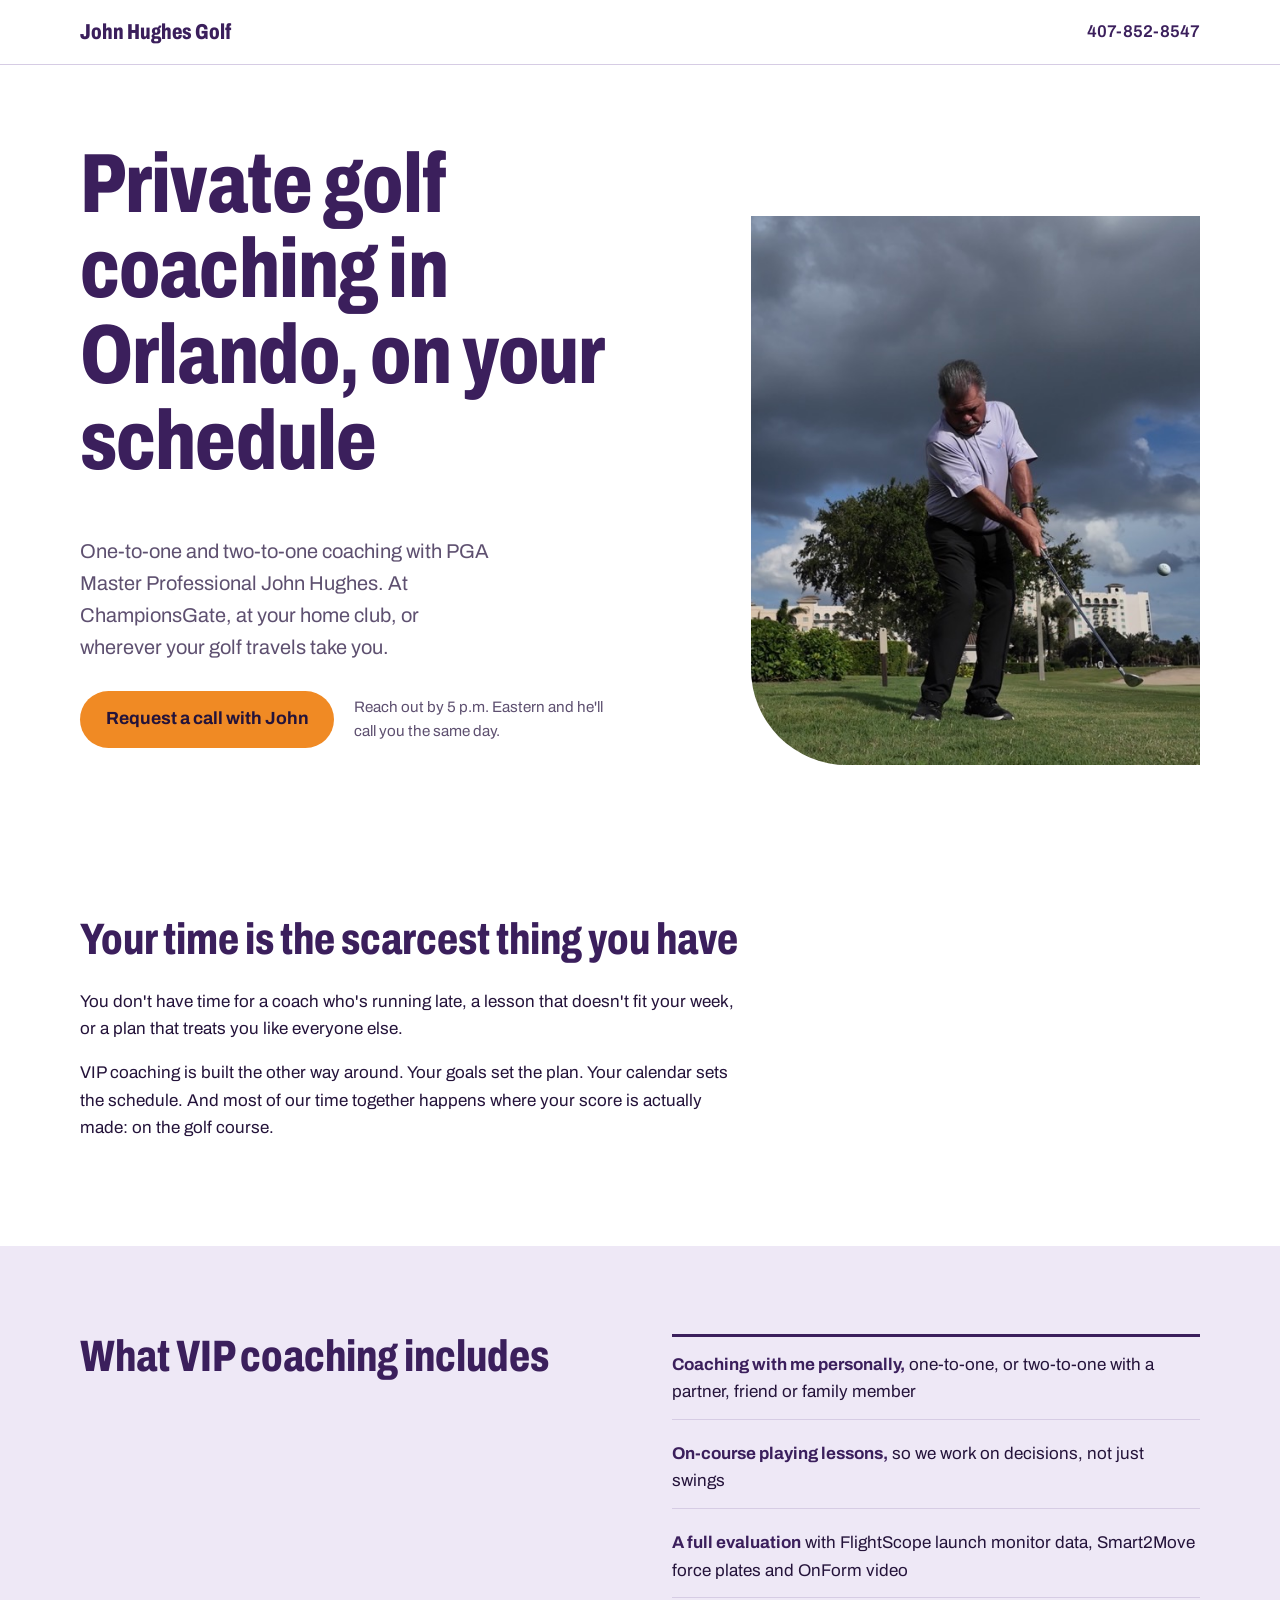
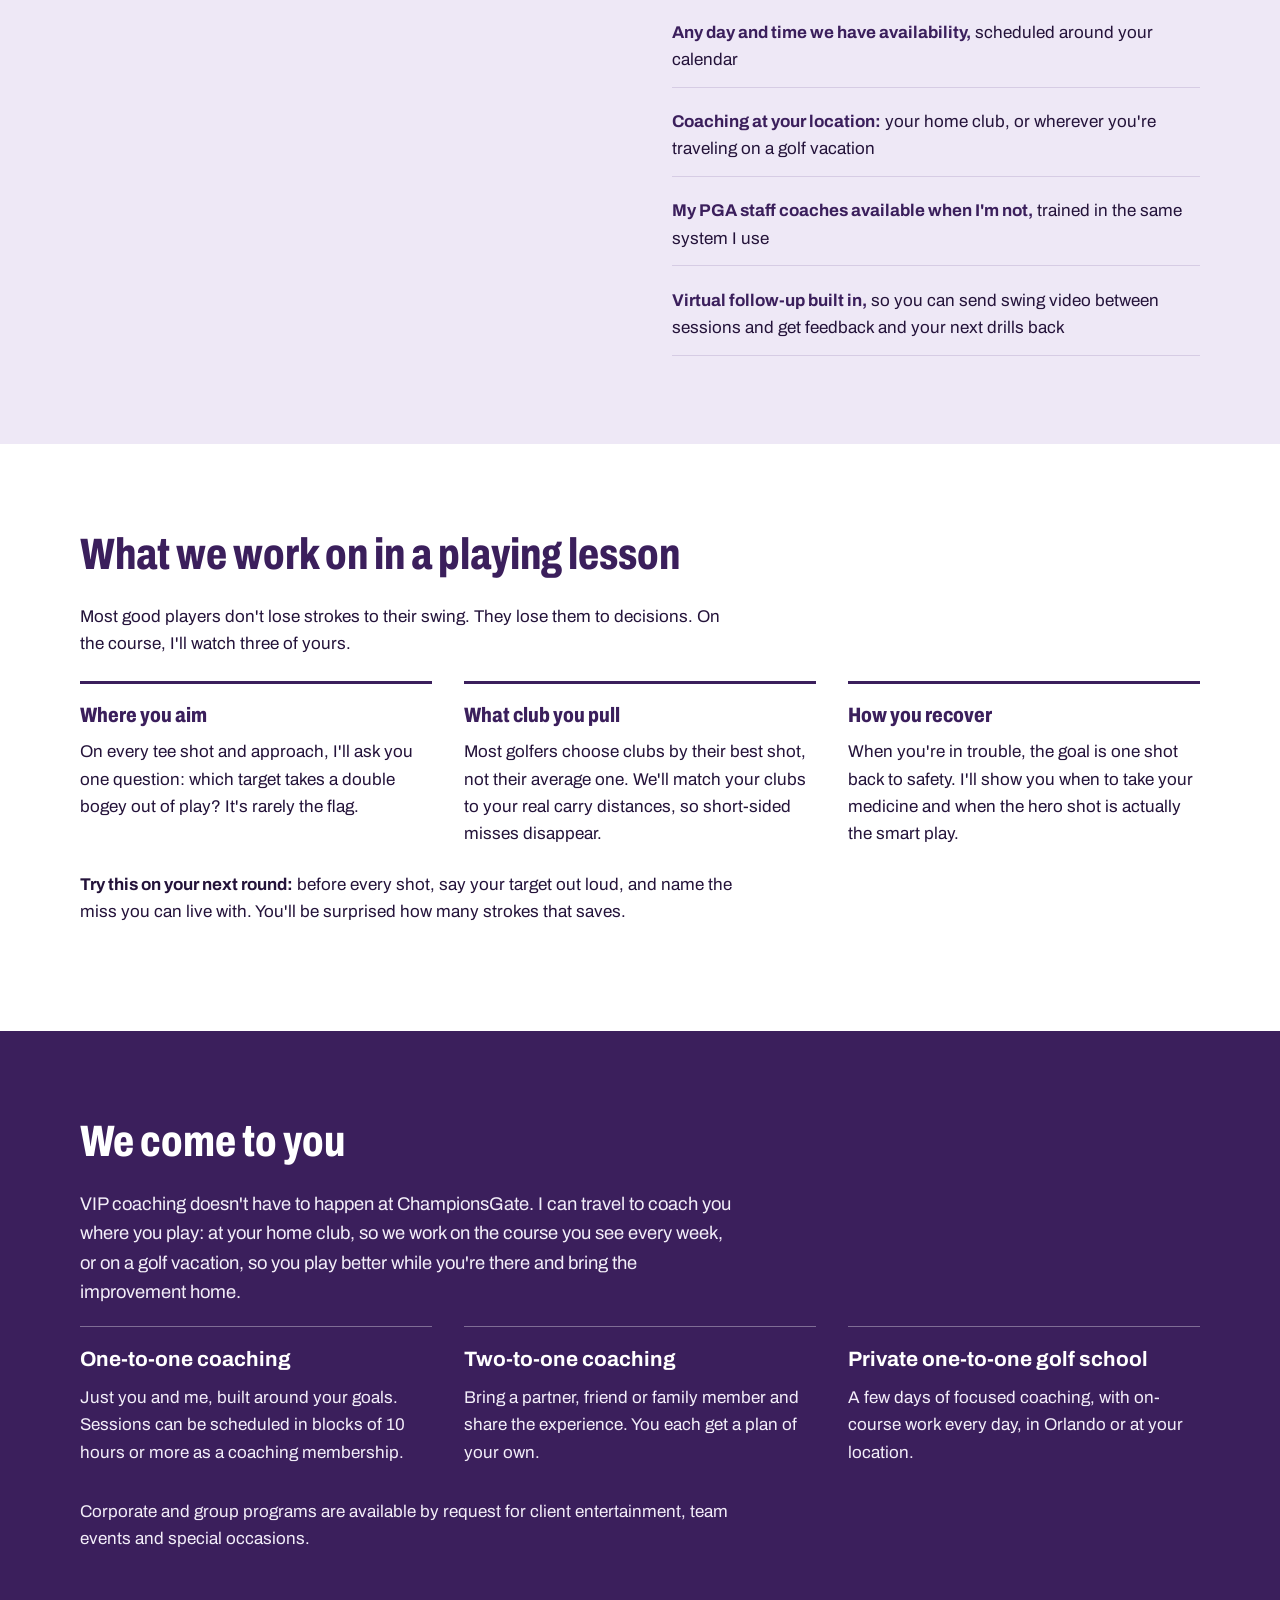
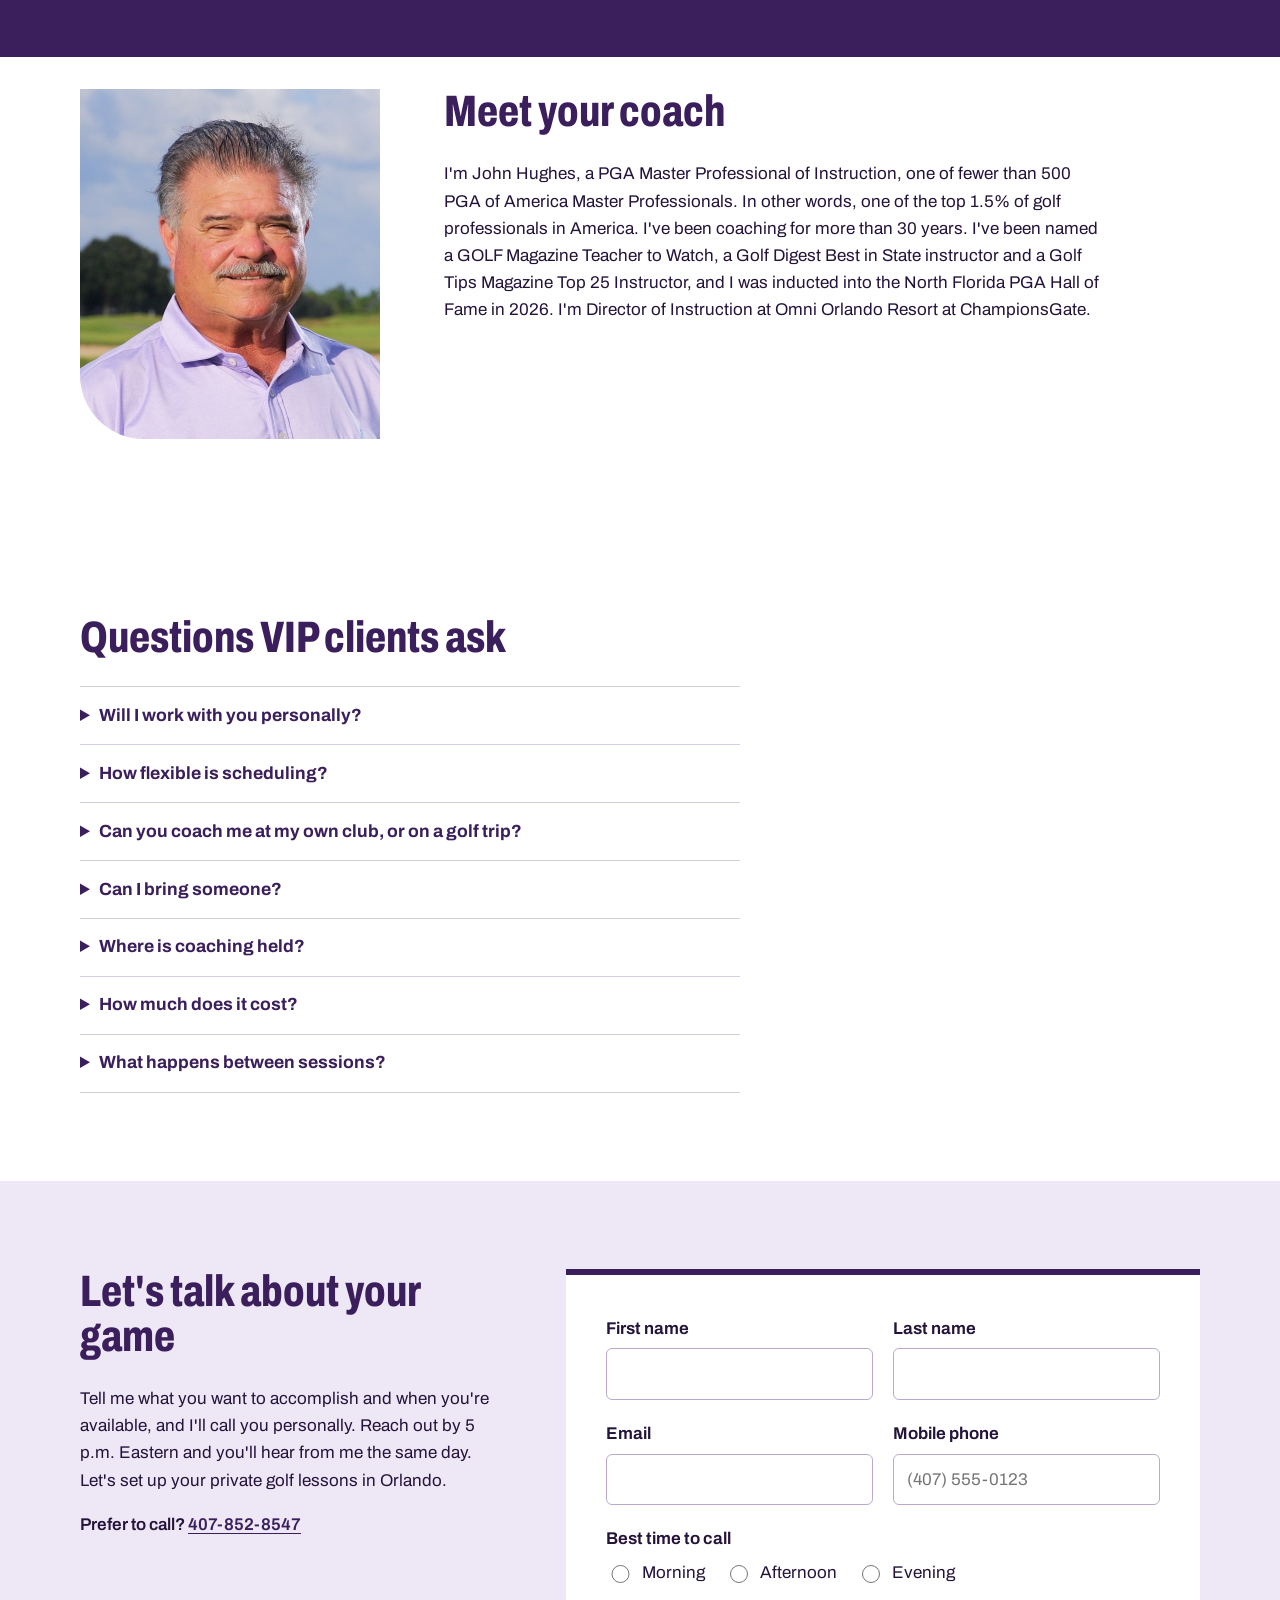
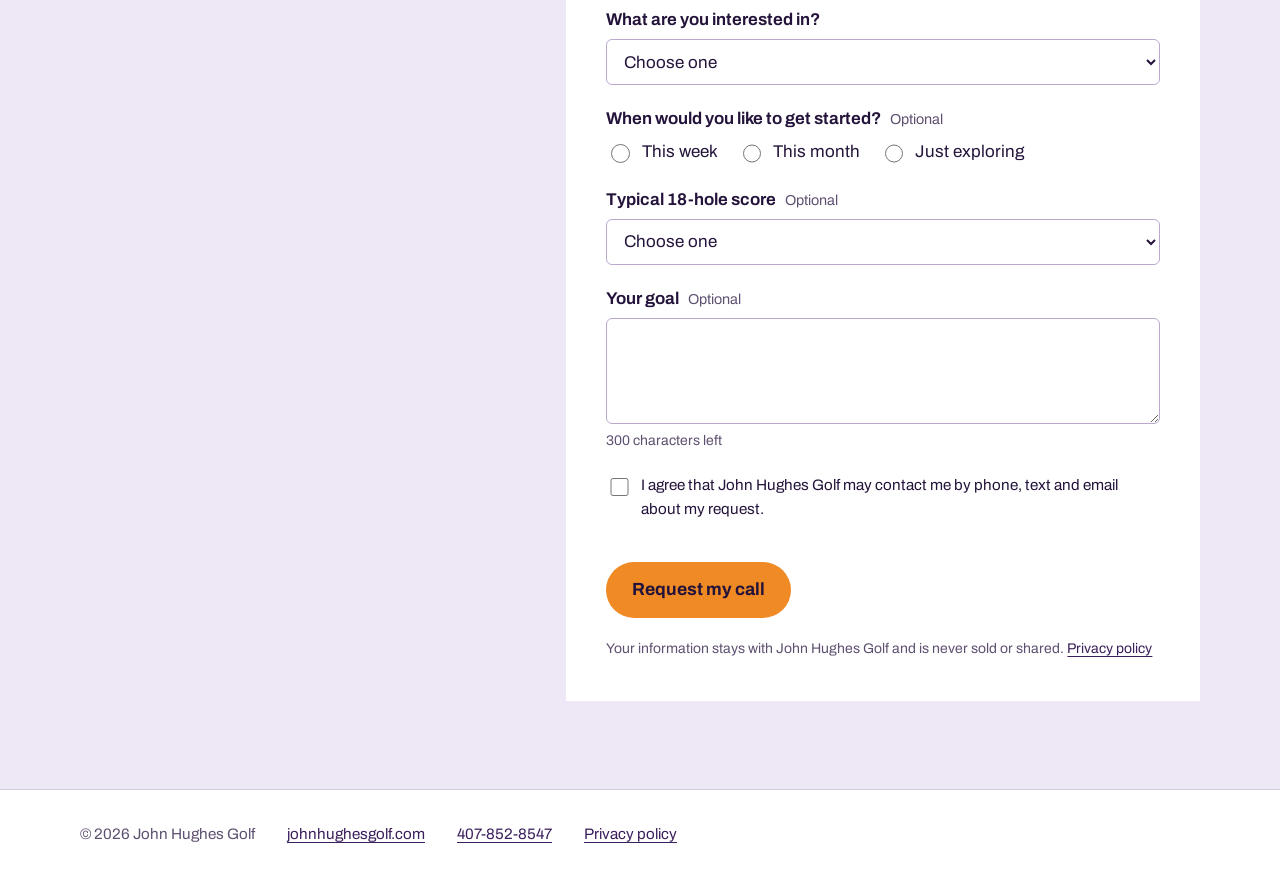
<file: index.html>
<!doctype html>
<html lang="en">
<head>
<!-- Google tag (gtag.js) -->
<script async src="https://www.googletagmanager.com/gtag/js?id=G-31YXYFKYG2"></script>
<script src="/analytics.js"></script>
<meta charset="utf-8">
<meta name="viewport" content="width=device-width, initial-scale=1, viewport-fit=cover">
<title>Private VIP Golf Coaching in Orlando with John Hughes</title>
<meta name="description" content="One-to-one golf coaching with PGA Master Professional John Hughes, built around your schedule and played on the course. In Orlando, at your home club or on your golf vacation.">
<link rel="canonical" href="https://orlandovipgolf.com/">
<meta property="og:type" content="website">
<meta property="og:url" content="https://orlandovipgolf.com/">
<meta property="og:title" content="Private VIP Golf Coaching with John Hughes">
<meta property="og:description" content="One-to-one and two-to-one coaching with PGA Master Professional John Hughes, at ChampionsGate or wherever you play. Request a call.">
<meta property="og:image" content="https://orlandovipgolf.com/images/hero.jpg">
<meta name="theme-color" content="#3B1F5C">
<link rel="icon" href="/favicon.svg" type="image/svg+xml">
<link rel="preconnect" href="https://fonts.googleapis.com">
<link rel="preconnect" href="https://fonts.gstatic.com" crossorigin>
<link rel="stylesheet" href="https://fonts.googleapis.com/css2?family=Archivo:wdth,wght@62..125,400..800&display=swap">
<link rel="stylesheet" href="/styles.css">
<script src="https://challenges.cloudflare.com/turnstile/v0/api.js" async defer></script>
<script src="/app.js" defer></script>
<script type="application/ld+json">
{
  "@context": "https://schema.org",
  "@graph": [
    {
      "@type": "LocalBusiness",
      "@id": "https://orlandovipgolf.com/#business",
      "name": "John Hughes Golf",
      "url": "https://orlandovipgolf.com/",
      "telephone": "+1-407-852-8547",
      "email": "john@johnhughesgolf.com",
      "image": "https://orlandovipgolf.com/images/hero.jpg",
      "address": { "@type": "PostalAddress", "streetAddress": "8575 White Shark Blvd.", "addressLocality": "ChampionsGate", "addressRegion": "FL", "postalCode": "33896", "addressCountry": "US" },
      "areaServed": { "@type": "City", "name": "Orlando" },
      "sameAs": ["https://www.johnhughesgolf.com/"],
      "founder": { "@type": "Person", "name": "John Hughes", "jobTitle": "PGA Master Professional of Instruction" }
    },
    {
      "@type": "FAQPage",
      "mainEntity": [
        { "@type": "Question", "name": "Will I work with John Hughes personally?", "acceptedAnswer": { "@type": "Answer", "text": "Yes. Every VIP program is with John. When he isn't available, his PGA staff coaches, trained in the same system, keep your progress moving." } },
        { "@type": "Question", "name": "Can you coach me at my own club or on a golf trip?", "acceptedAnswer": { "@type": "Answer", "text": "Yes. With VIP programs, John can travel to your home club or join you on a golf vacation." } },
        { "@type": "Question", "name": "How flexible is scheduling?", "acceptedAnswer": { "@type": "Answer", "text": "You can schedule your VIP program on any day and at any time there is availability." } }
      ]
    }
  ]
}
</script>
</head>
<body>
<a class="skip" href="#main">Skip to content</a>

<header class="masthead">
  <div class="wrap masthead-inner">
    <a class="brand" href="/">John Hughes Golf</a>
    <a class="masthead-phone" href="tel:+14078528547">407-852-8547</a>
  </div>
</header>

<main id="main">

  <section class="hero">
    <div class="wrap hero-grid">
      <div class="hero-text">
        <h1>Private golf coaching in Orlando, on your schedule</h1>
        <p class="lede">One-to-one and two-to-one coaching with PGA Master Professional John Hughes. At ChampionsGate, at your home club, or wherever your golf travels take you.</p>
        <p class="hero-actions">
          <a class="button" href="#request">Request a call with John</a>
          <span class="hero-note">Reach out by 5 p.m. Eastern and he'll call you the same day.</span>
        </p>
      </div>
      <figure class="hero-photo">
        <img src="/images/hero.jpg" alt="John Hughes hitting a chip shot on the course at ChampionsGate" width="900" height="1100" fetchpriority="high">
      </figure>
    </div>
  </section>

  <section class="band">
    <div class="wrap prose">
      <h2>Your time is the scarcest thing you have</h2>
      <p>You don't have time for a coach who's running late, a lesson that doesn't fit your week, or a plan that treats you like everyone else.</p>
      <p>VIP coaching is built the other way around. Your goals set the plan. Your calendar sets the schedule. And most of our time together happens where your score is actually made: on the golf course.</p>
    </div>
  </section>

  <section class="band band-lavender">
    <div class="wrap two-col">
      <div class="prose">
        <h2>What VIP coaching includes</h2>
      </div>
      <ul class="included-list">
        <li><strong>Coaching with me personally,</strong> one-to-one, or two-to-one with a partner, friend or family member</li>
        <li><strong>On-course playing lessons,</strong> so we work on decisions, not just swings</li>
        <li><strong>A full evaluation</strong> with FlightScope launch monitor data, Smart2Move force plates and OnForm video</li>
        <li><strong>Any day and time we have availability,</strong> scheduled around your calendar</li>
        <li><strong>Coaching at your location:</strong> your home club, or wherever you're traveling on a golf vacation</li>
        <li><strong>My PGA staff coaches available when I'm not,</strong> trained in the same system I use</li>
        <li><strong>Virtual follow-up built in,</strong> so you can send swing video between sessions and get feedback and your next drills back</li>
      </ul>
    </div>
  </section>

  <section class="band">
    <div class="wrap">
      <div class="prose">
        <h2>What we work on in a playing lesson</h2>
        <p>Most good players don't lose strokes to their swing. They lose them to decisions. On the course, I'll watch three of yours.</p>
      </div>
      <dl class="conditions decisions">
        <div><dt>Where you aim</dt><dd>On every tee shot and approach, I'll ask you one question: which target takes a double bogey out of play? It's rarely the flag.</dd></div>
        <div><dt>What club you pull</dt><dd>Most golfers choose clubs by their best shot, not their average one. We'll match your clubs to your real carry distances, so short-sided misses disappear.</dd></div>
        <div><dt>How you recover</dt><dd>When you're in trouble, the goal is one shot back to safety. I'll show you when to take your medicine and when the hero shot is actually the smart play.</dd></div>
      </dl>
      <p class="prose tryit"><strong>Try this on your next round:</strong> before every shot, say your target out loud, and name the miss you can live with. You'll be surprised how many strokes that saves.</p>
    </div>
  </section>

  <section class="band band-dark">
    <div class="wrap">
      <div class="prose">
        <h2>We come to you</h2>
        <p class="come-to-you">VIP coaching doesn't have to happen at ChampionsGate. I can travel to coach you where you play: at your home club, so we work on the course you see every week, or on a golf vacation, so you play better while you're there and bring the improvement home.</p>
      </div>
      <dl class="tech programs">
        <div><dt>One-to-one coaching</dt><dd>Just you and me, built around your goals. Sessions can be scheduled in blocks of 10 hours or more as a coaching membership.</dd></div>
        <div><dt>Two-to-one coaching</dt><dd>Bring a partner, friend or family member and share the experience. You each get a plan of your own.</dd></div>
        <div><dt>Private one-to-one golf school</dt><dd>A few days of focused coaching, with on-course work every day, in Orlando or at your location.</dd></div>
      </dl>
      <p class="prose tech-note">Corporate and group programs are available by request for client entertainment, team events and special occasions.</p>
    </div>
  </section>

  <section class="band band-tight">
    <div class="wrap coach">
      <img class="coach-photo" src="/images/john-headshot.jpg" alt="John Hughes, PGA Master Professional of Instruction" width="480" height="560" loading="lazy">
      <div class="prose">
        <h2>Meet your coach</h2>
        <p>I'm John Hughes, a PGA Master Professional of Instruction, one of fewer than 500 PGA of America Master Professionals. In other words, one of the top 1.5% of golf professionals in America. I've been coaching for more than 30 years. I've been named a GOLF Magazine Teacher to Watch, a Golf Digest Best in State instructor and a Golf Tips Magazine Top 25 Instructor, and I was inducted into the North Florida PGA Hall of Fame in 2026. I'm Director of Instruction at Omni Orlando Resort at ChampionsGate.</p>
      </div>
    </div>
  </section>

  <section class="band">
    <div class="wrap prose">
      <h2>Questions VIP clients ask</h2>
      <div class="faq">
        <details><summary>Will I work with you personally?</summary><p>Yes. Every VIP program is with me. When I'm not available, my PGA staff coaches, trained in the same system I use, can keep your progress moving.</p></details>
        <details><summary>How flexible is scheduling?</summary><p>You can schedule your VIP program on any day and at any time we have availability.</p></details>
        <details><summary>Can you coach me at my own club, or on a golf trip?</summary><p>Yes. With VIP programs, I can travel to your home club or join you on a golf vacation.</p></details>
        <details><summary>Can I bring someone?</summary><p>Yes. Two-to-one coaching lets you share sessions with a partner, friend or family member. Corporate and group programs are available by request.</p></details>
        <details><summary>Where is coaching held?</summary><p>At Omni Orlando Resort at ChampionsGate, about 30 minutes from most Orlando-area attractions and from Orlando International Airport, or at your location.</p></details>
        <details><summary>How much does it cost?</summary><p>Every program is customized to your unique improvement needs, so pricing is built around your goals. I'll walk you through the options on our call.</p></details>
        <details><summary>What happens between sessions?</summary><p>Virtual follow-up is built into every John Hughes Golf coaching program. Send swing video whenever you need a check.</p></details>
      </div>
    </div>
  </section>

  <section class="band band-lavender" id="request">
    <div class="wrap request">
      <div class="prose request-intro">
        <h2>Let's talk about your game</h2>
        <p>Tell me what you want to accomplish and when you're available, and I'll call you personally. Reach out by 5 p.m. Eastern and you'll hear from me the same day. Let's set up your private golf lessons in Orlando.</p>
        <p class="request-phone">Prefer to call? <a href="tel:+14078528547">407-852-8547</a></p>
      </div>

      <div class="request-panel">
        <form id="call-form" class="call-form" action="/api/request-call" method="post" novalidate>
          <div class="field-row">
            <div class="field">
              <label for="first_name">First name</label>
              <input id="first_name" name="first_name" type="text" autocomplete="given-name" required maxlength="60">
            </div>
            <div class="field">
              <label for="last_name">Last name</label>
              <input id="last_name" name="last_name" type="text" autocomplete="family-name" required maxlength="60">
            </div>
          </div>
          <div class="field-row">
            <div class="field">
              <label for="email">Email</label>
              <input id="email" name="email" type="email" autocomplete="email" required maxlength="120">
            </div>
            <div class="field">
              <label for="phone">Mobile phone</label>
              <input id="phone" name="phone" type="tel" autocomplete="tel" required maxlength="20" pattern="[0-9()+.\- ]{10,20}" placeholder="(407) 555-0123">
            </div>
          </div>

          <fieldset class="field choices">
            <legend>Best time to call</legend>
            <label><input type="radio" name="best_time" value="Morning" required> Morning</label>
            <label><input type="radio" name="best_time" value="Afternoon"> Afternoon</label>
            <label><input type="radio" name="best_time" value="Evening"> Evening</label>
          </fieldset>

          <div class="field">
            <label for="interest">What are you interested in?</label>
            <select id="interest" name="interest" required>
              <option value="">Choose one</option>
              <option>One-to-one coaching with John</option>
              <option>Two-to-one coaching</option>
              <option>Private one-to-one golf school</option>
              <option>Coaching at my club or on a golf trip</option>
              <option>Corporate or group program</option>
              <option>Not sure yet</option>
            </select>
          </div>

          <fieldset class="field choices">
            <legend>When would you like to get started? <span class="optional">Optional</span></legend>
            <label><input type="radio" name="start_timing" value="This week"> This week</label>
            <label><input type="radio" name="start_timing" value="This month"> This month</label>
            <label><input type="radio" name="start_timing" value="Just exploring"> Just exploring</label>
          </fieldset>

          <div class="field">
            <label for="score">Typical 18-hole score <span class="optional">Optional</span></label>
            <select id="score" name="score">
              <option value="">Choose one</option>
              <option>Under 80</option>
              <option>80 to 89</option>
              <option>90 to 99</option>
              <option>100 or more</option>
              <option>New to golf</option>
            </select>
          </div>

          <div class="field">
            <label for="goal">Your goal <span class="optional">Optional</span></label>
            <textarea id="goal" name="goal" rows="3" maxlength="300" aria-describedby="goal-count"></textarea>
            <p class="hint" id="goal-count">300 characters left</p>
          </div>

          <div class="field consent">
            <label><input type="checkbox" name="consent" value="yes" required> I agree that John Hughes Golf may contact me by phone, text and email about my request.</label>
          </div>

          <div class="hp" aria-hidden="true">
            <label for="company">Company</label>
            <input id="company" name="company" type="text" tabindex="-1" autocomplete="off">
          </div>

          <input type="hidden" name="source_domain">
          <input type="hidden" name="landing_url">
          <input type="hidden" name="referrer">
          <input type="hidden" name="utm_source">
          <input type="hidden" name="utm_medium">
          <input type="hidden" name="utm_campaign">
          <input type="hidden" name="utm_term">
          <input type="hidden" name="utm_content">

          <div class="cf-turnstile" data-sitekey="0x4AAAAAAFU_0j3xUKoJg0DV" data-action="request_call" data-appearance="interaction-only"></div>

          <button class="button button-submit" type="submit">Request my call</button>
          <p class="form-status" role="alert" aria-live="assertive"></p>
          <p class="hint">Your information stays with John Hughes Golf and is never sold or shared. <a href="/privacy.html">Privacy policy</a></p>
        </form>

        <div class="thanks" id="thanks" hidden tabindex="-1">
          <h3 id="thanks-title">Thanks. Your request is in.</h3>
          <p>I'll call you personally at the number you gave me. If you reached out before 5 p.m. Eastern, you'll hear from me today. Otherwise, expect my call tomorrow.</p>
          <p>While you wait, jot down your goal, your typical miss and how often you play. We'll put them to work on our call.</p>
        </div>
      </div>
    </div>
  </section>

</main>

<footer class="footer">
  <div class="wrap footer-inner">
    <p>&copy; 2026 John Hughes Golf</p>
    <p><a href="https://www.johnhughesgolf.com/">johnhughesgolf.com</a></p>
    <p><a href="tel:+14078528547">407-852-8547</a></p>
    <p><a href="/privacy.html">Privacy policy</a></p>
  </div>
</footer>
</body>
</html>
</file>
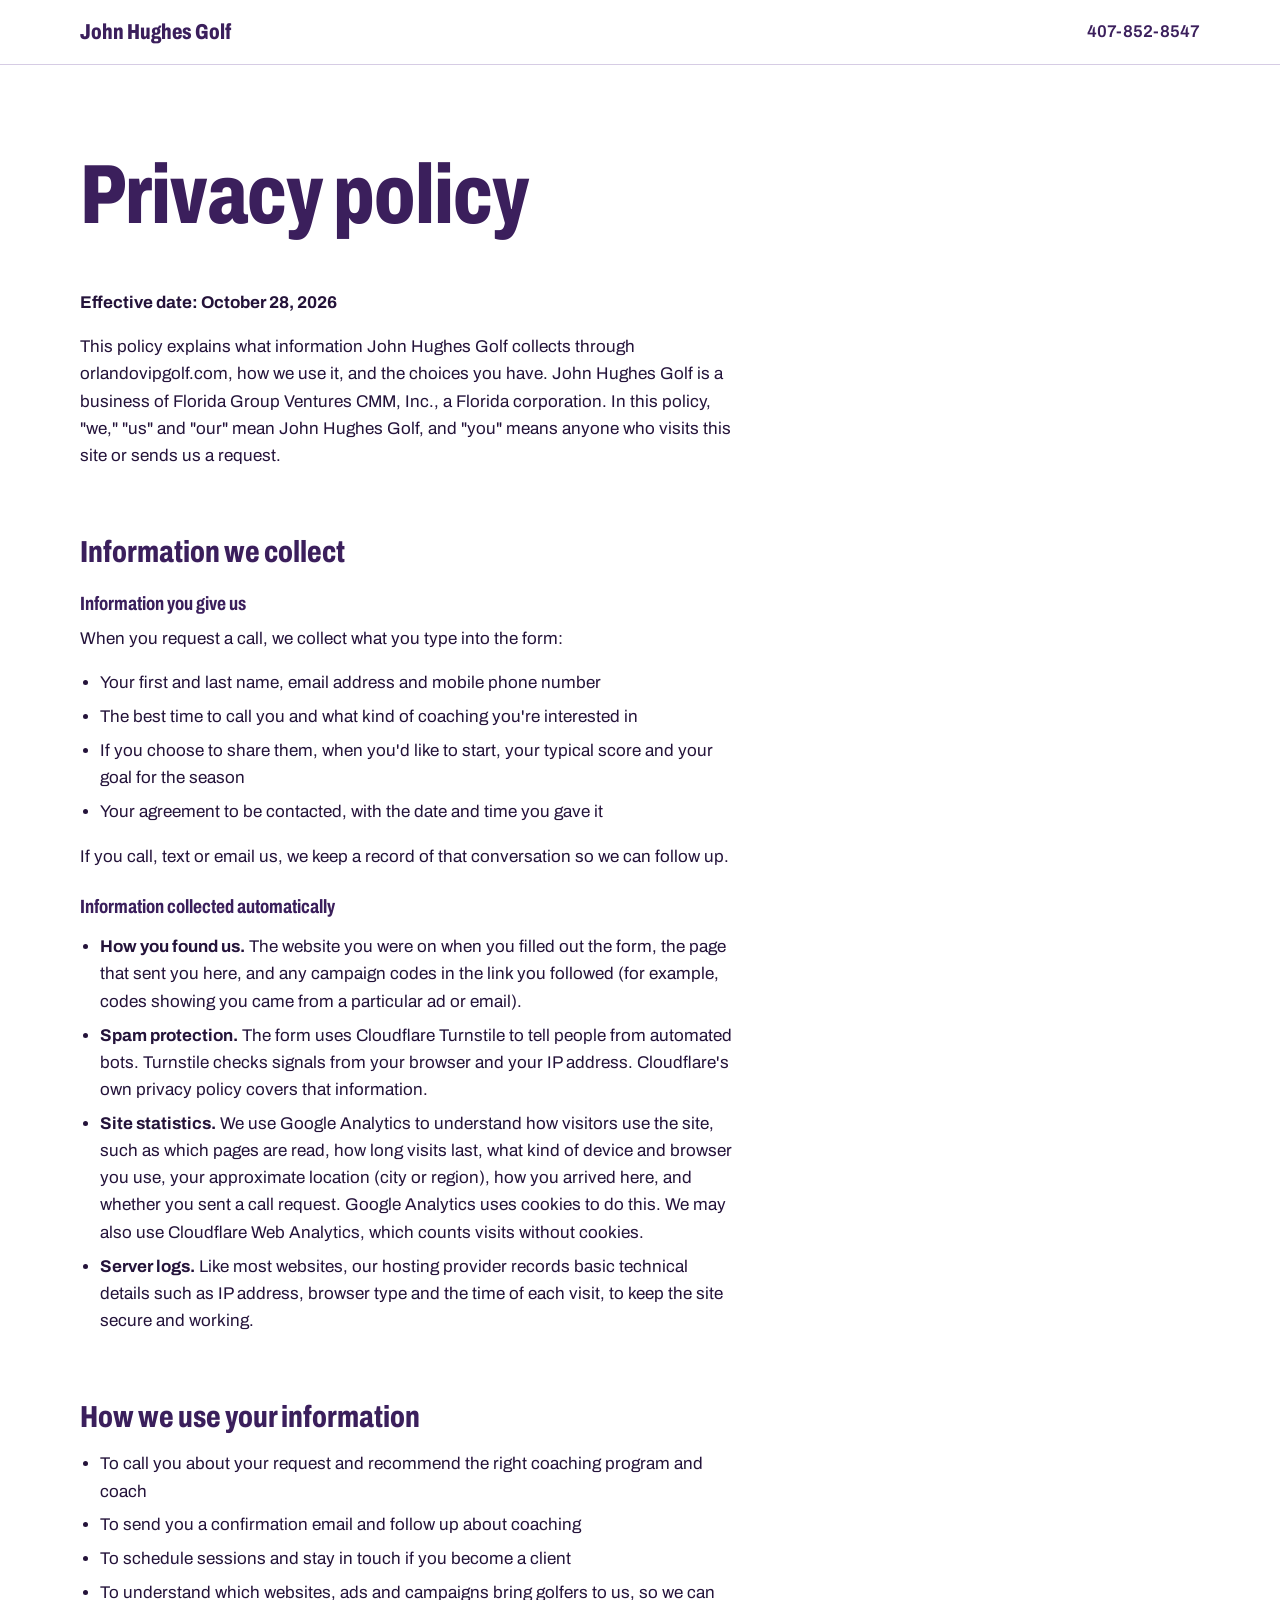
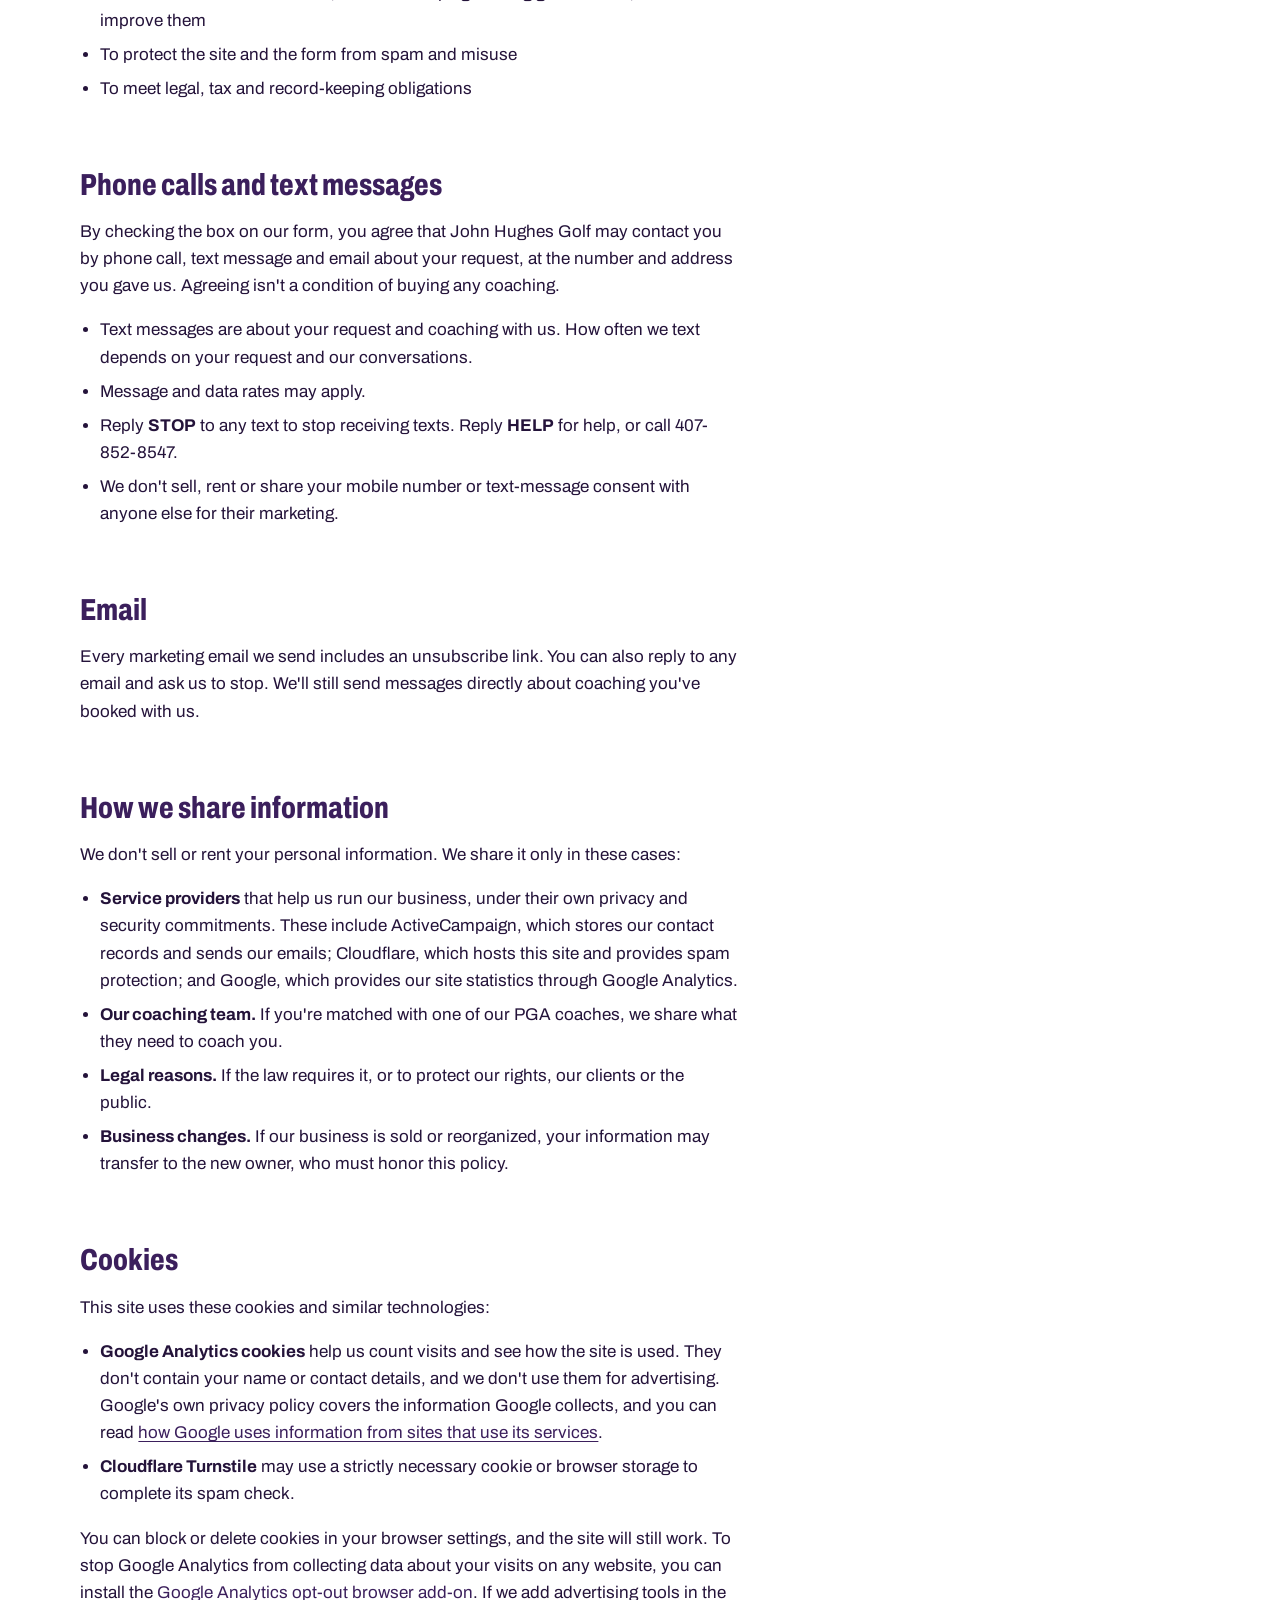
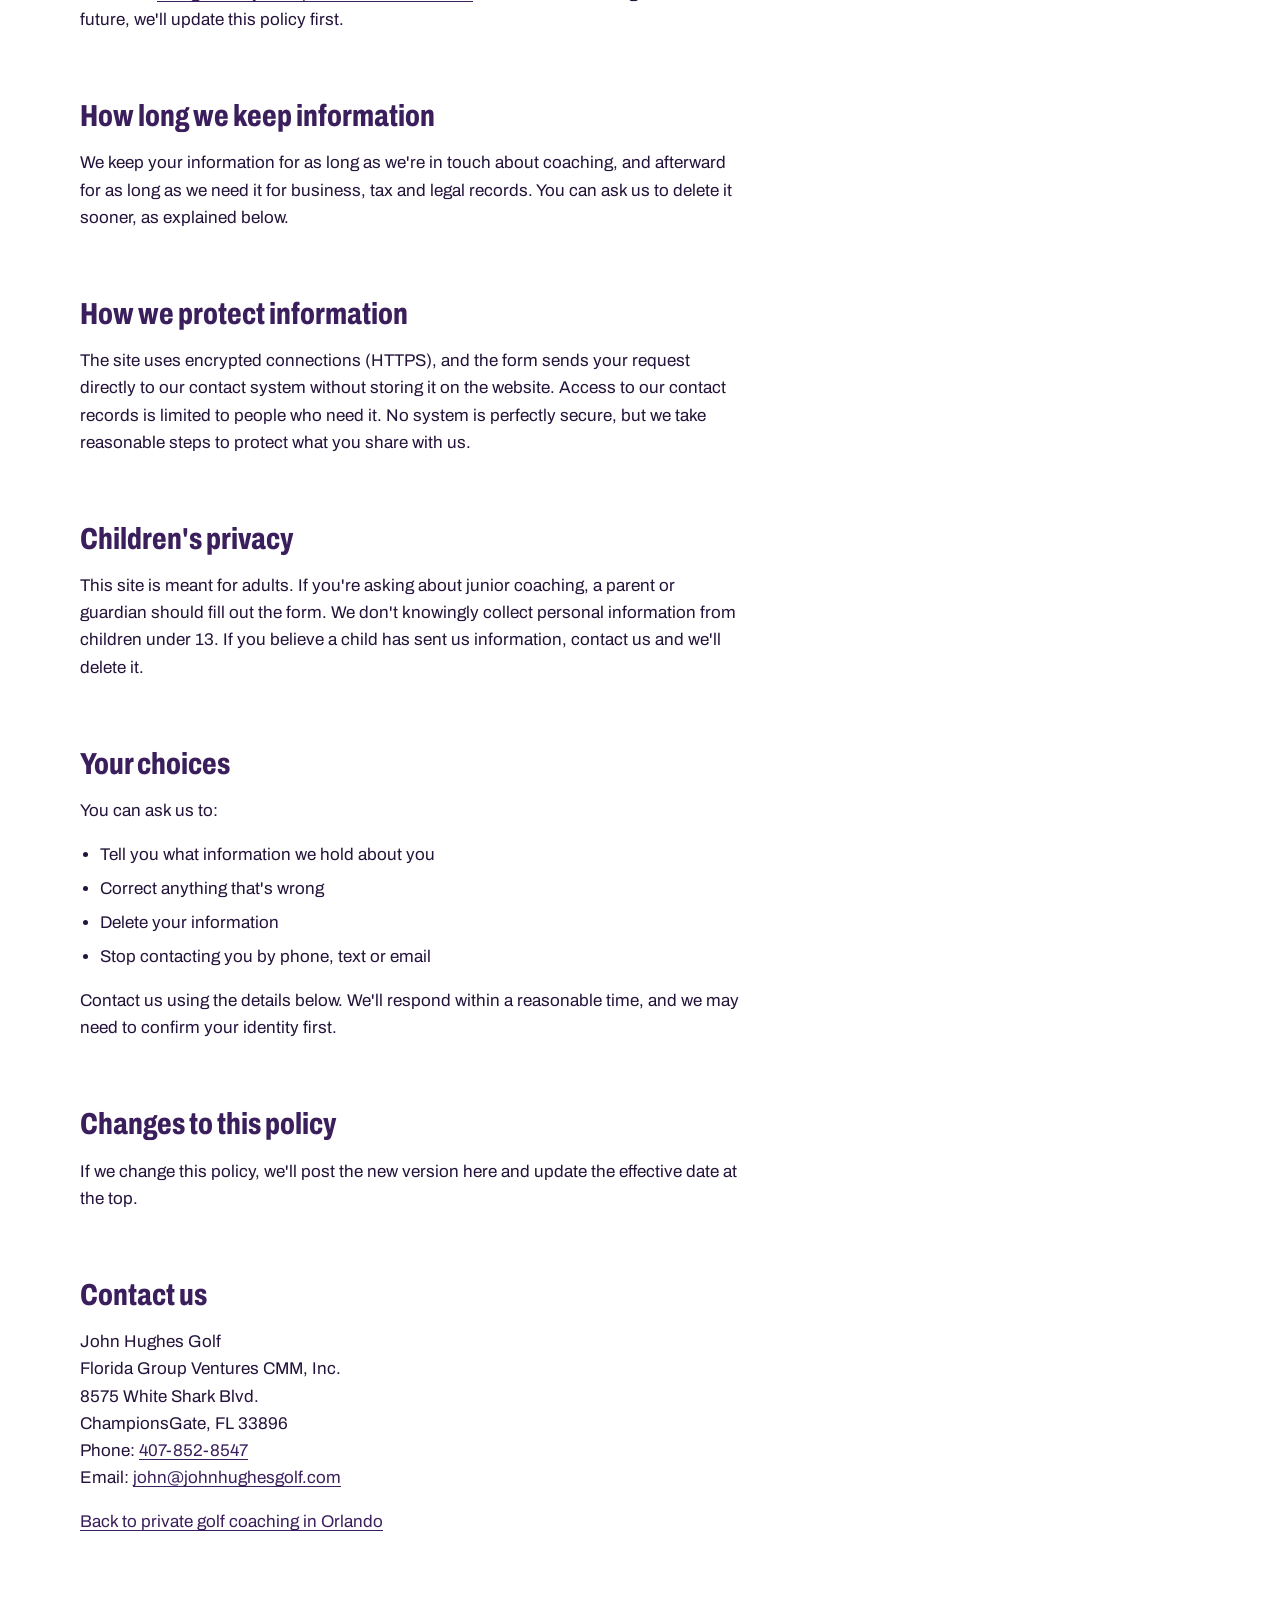
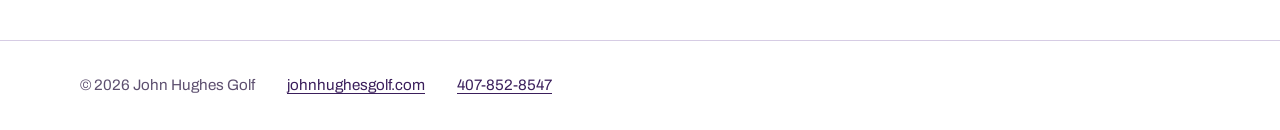
<file: privacy.html>
<!doctype html>
<html lang="en">
<head>
<!-- Google tag (gtag.js) -->
<script async src="https://www.googletagmanager.com/gtag/js?id=G-31YXYFKYG2"></script>
<script src="/analytics.js"></script>
<meta charset="utf-8">
<meta name="viewport" content="width=device-width, initial-scale=1, viewport-fit=cover">
<title>Privacy policy | John Hughes Golf</title>
<meta name="description" content="How John Hughes Golf collects, uses and protects the information you share on orlandovipgolf.com.">
<link rel="canonical" href="https://orlandovipgolf.com/privacy.html">
<link rel="icon" href="/favicon.svg" type="image/svg+xml">
<link rel="preconnect" href="https://fonts.googleapis.com">
<link rel="preconnect" href="https://fonts.gstatic.com" crossorigin>
<link rel="stylesheet" href="https://fonts.googleapis.com/css2?family=Archivo:wdth,wght@62..125,400..800&display=swap">
<link rel="stylesheet" href="/styles.css">
</head>
<body>
<a class="skip" href="#main">Skip to content</a>
<header class="masthead"><div class="wrap masthead-inner"><a class="brand" href="/">John Hughes Golf</a><a class="masthead-phone" href="tel:+14078528547">407-852-8547</a></div></header>

<main id="main" class="band">
<div class="wrap prose policy">
  <h1>Privacy policy</h1>
  <p><strong>Effective date: October 28, 2026</strong></p>
  <p>This policy explains what information John Hughes Golf collects through orlandovipgolf.com, how we use it, and the choices you have. John Hughes Golf is a business of Florida Group Ventures CMM, Inc., a Florida corporation. In this policy, "we," "us" and "our" mean John Hughes Golf, and "you" means anyone who visits this site or sends us a request.</p>

  <h2>Information we collect</h2>
  <h3>Information you give us</h3>
  <p>When you request a call, we collect what you type into the form:</p>
  <ul>
    <li>Your first and last name, email address and mobile phone number</li>
    <li>The best time to call you and what kind of coaching you're interested in</li>
    <li>If you choose to share them, when you'd like to start, your typical score and your goal for the season</li>
    <li>Your agreement to be contacted, with the date and time you gave it</li>
  </ul>
  <p>If you call, text or email us, we keep a record of that conversation so we can follow up.</p>

  <h3>Information collected automatically</h3>
  <ul>
    <li><strong>How you found us.</strong> The website you were on when you filled out the form, the page that sent you here, and any campaign codes in the link you followed (for example, codes showing you came from a particular ad or email).</li>
    <li><strong>Spam protection.</strong> The form uses Cloudflare Turnstile to tell people from automated bots. Turnstile checks signals from your browser and your IP address. Cloudflare's own privacy policy covers that information.</li>
    <li><strong>Site statistics.</strong> We use Google Analytics to understand how visitors use the site, such as which pages are read, how long visits last, what kind of device and browser you use, your approximate location (city or region), how you arrived here, and whether you sent a call request. Google Analytics uses cookies to do this. We may also use Cloudflare Web Analytics, which counts visits without cookies.</li>
    <li><strong>Server logs.</strong> Like most websites, our hosting provider records basic technical details such as IP address, browser type and the time of each visit, to keep the site secure and working.</li>
  </ul>

  <h2>How we use your information</h2>
  <ul>
    <li>To call you about your request and recommend the right coaching program and coach</li>
    <li>To send you a confirmation email and follow up about coaching</li>
    <li>To schedule sessions and stay in touch if you become a client</li>
    <li>To understand which websites, ads and campaigns bring golfers to us, so we can improve them</li>
    <li>To protect the site and the form from spam and misuse</li>
    <li>To meet legal, tax and record-keeping obligations</li>
  </ul>

  <h2>Phone calls and text messages</h2>
  <p>By checking the box on our form, you agree that John Hughes Golf may contact you by phone call, text message and email about your request, at the number and address you gave us. Agreeing isn't a condition of buying any coaching.</p>
  <ul>
    <li>Text messages are about your request and coaching with us. How often we text depends on your request and our conversations.</li>
    <li>Message and data rates may apply.</li>
    <li>Reply <strong>STOP</strong> to any text to stop receiving texts. Reply <strong>HELP</strong> for help, or call 407-852-8547.</li>
    <li>We don't sell, rent or share your mobile number or text-message consent with anyone else for their marketing.</li>
  </ul>

  <h2>Email</h2>
  <p>Every marketing email we send includes an unsubscribe link. You can also reply to any email and ask us to stop. We'll still send messages directly about coaching you've booked with us.</p>

  <h2>How we share information</h2>
  <p>We don't sell or rent your personal information. We share it only in these cases:</p>
  <ul>
    <li><strong>Service providers</strong> that help us run our business, under their own privacy and security commitments. These include ActiveCampaign, which stores our contact records and sends our emails; Cloudflare, which hosts this site and provides spam protection; and Google, which provides our site statistics through Google Analytics.</li>
    <li><strong>Our coaching team.</strong> If you're matched with one of our PGA coaches, we share what they need to coach you.</li>
    <li><strong>Legal reasons.</strong> If the law requires it, or to protect our rights, our clients or the public.</li>
    <li><strong>Business changes.</strong> If our business is sold or reorganized, your information may transfer to the new owner, who must honor this policy.</li>
  </ul>

  <h2>Cookies</h2>
  <p>This site uses these cookies and similar technologies:</p>
  <ul>
    <li><strong>Google Analytics cookies</strong> help us count visits and see how the site is used. They don't contain your name or contact details, and we don't use them for advertising. Google's own privacy policy covers the information Google collects, and you can read <a href="https://policies.google.com/technologies/partner-sites">how Google uses information from sites that use its services</a>.</li>
    <li><strong>Cloudflare Turnstile</strong> may use a strictly necessary cookie or browser storage to complete its spam check.</li>
  </ul>
  <p>You can block or delete cookies in your browser settings, and the site will still work. To stop Google Analytics from collecting data about your visits on any website, you can install the <a href="https://tools.google.com/dlpage/gaoptout">Google Analytics opt-out browser add-on</a>. If we add advertising tools in the future, we'll update this policy first.</p>

  <h2>How long we keep information</h2>
  <p>We keep your information for as long as we're in touch about coaching, and afterward for as long as we need it for business, tax and legal records. You can ask us to delete it sooner, as explained below.</p>

  <h2>How we protect information</h2>
  <p>The site uses encrypted connections (HTTPS), and the form sends your request directly to our contact system without storing it on the website. Access to our contact records is limited to people who need it. No system is perfectly secure, but we take reasonable steps to protect what you share with us.</p>

  <h2>Children's privacy</h2>
  <p>This site is meant for adults. If you're asking about junior coaching, a parent or guardian should fill out the form. We don't knowingly collect personal information from children under 13. If you believe a child has sent us information, contact us and we'll delete it.</p>

  <h2>Your choices</h2>
  <p>You can ask us to:</p>
  <ul>
    <li>Tell you what information we hold about you</li>
    <li>Correct anything that's wrong</li>
    <li>Delete your information</li>
    <li>Stop contacting you by phone, text or email</li>
  </ul>
  <p>Contact us using the details below. We'll respond within a reasonable time, and we may need to confirm your identity first.</p>

  <h2>Changes to this policy</h2>
  <p>If we change this policy, we'll post the new version here and update the effective date at the top.</p>

  <h2>Contact us</h2>
  <p>John Hughes Golf<br>
  Florida Group Ventures CMM, Inc.<br>
  8575 White Shark Blvd.<br>
  ChampionsGate, FL 33896<br>
  Phone: <a href="tel:+14078528547">407-852-8547</a><br>
  Email: <a href="mailto:john@johnhughesgolf.com">john@johnhughesgolf.com</a></p>

  <p><a href="/">Back to private golf coaching in Orlando</a></p>
</div>
</main>

<footer class="footer">
  <div class="wrap footer-inner">
    <p>&copy; 2026 John Hughes Golf</p>
    <p><a href="https://www.johnhughesgolf.com/">johnhughesgolf.com</a></p>
    <p><a href="tel:+14078528547">407-852-8547</a></p>
  </div>
</footer>
</body>
</html>
</file>
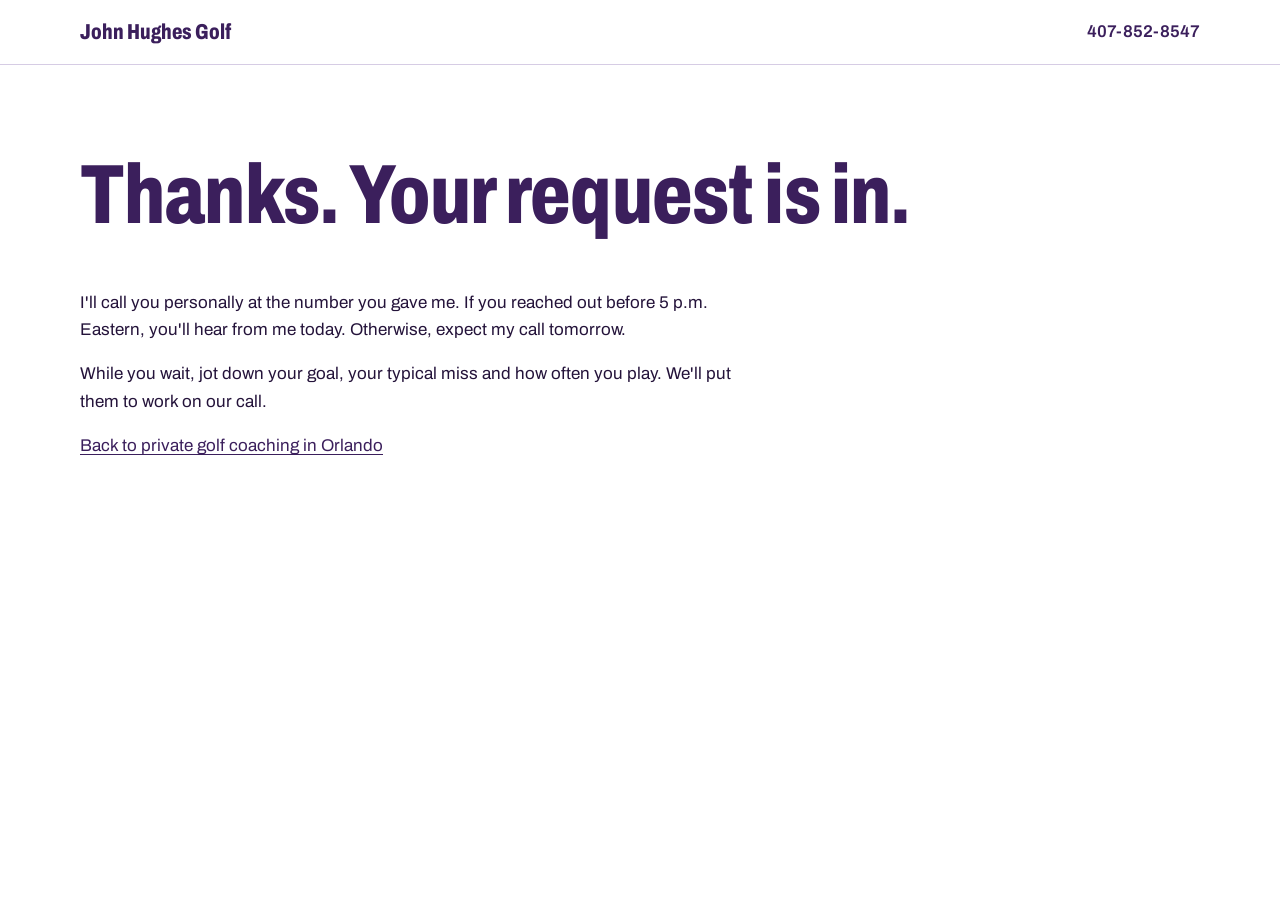
<file: thank-you.html>
<!doctype html>
<html lang="en">
<head>
<!-- Google tag (gtag.js) -->
<script async src="https://www.googletagmanager.com/gtag/js?id=G-31YXYFKYG2"></script>
<script src="/analytics.js"></script>
<meta charset="utf-8">
<meta name="viewport" content="width=device-width, initial-scale=1, viewport-fit=cover">
<title>Your request is in | John Hughes Golf</title>
<meta name="robots" content="noindex">
<link rel="icon" href="/favicon.svg" type="image/svg+xml">
<link rel="stylesheet" href="https://fonts.googleapis.com/css2?family=Archivo:wdth,wght@62..125,400..800&display=swap">
<link rel="stylesheet" href="/styles.css">
</head>
<body>
<header class="masthead"><div class="wrap masthead-inner"><a class="brand" href="/">John Hughes Golf</a><a class="masthead-phone" href="tel:+14078528547">407-852-8547</a></div></header>
<main class="band"><div class="wrap prose">
  <h1>Thanks. Your request is in.</h1>
  <p>I'll call you personally at the number you gave me. If you reached out before 5 p.m. Eastern, you'll hear from me today. Otherwise, expect my call tomorrow.</p>
  <p>While you wait, jot down your goal, your typical miss and how often you play. We'll put them to work on our call.</p>
  <p><a href="/">Back to private golf coaching in Orlando</a></p>
</div></main>
</body>
</html>
</file>
<file: styles.css>
/* John Hughes Golf landing page. Palette from John's brand colors: deep purple, orange, light lavender. */
:root {
  --purple: #3B1F5C;
  --ink: #24133A;
  --muted: #5E5070;
  --orange: #F08A24;
  --orange-deep: #D9740F;
  --lavender: #EEE8F6;
  --rule: #D6CCE4;
  --paper: #FFFFFF;
  --error: #A3261B;
  --measure: 66ch;
  --font: "Archivo", "Helvetica Neue", Arial, sans-serif;
}

*, *::before, *::after { box-sizing: border-box; }
html { scroll-behavior: smooth; scroll-padding-top: env(safe-area-inset-top, 0px); -webkit-text-size-adjust: 100%; }
@media (prefers-reduced-motion: reduce) { html { scroll-behavior: auto; } }
body {
  margin: 0;
  background: var(--paper);
  color: var(--ink);
  font-family: var(--font);
  font-size: 1.0625rem;
  line-height: 1.6;
  padding-bottom: env(safe-area-inset-bottom, 0px);
}
img { max-width: 100%; height: auto; display: block; }
a { color: var(--purple); text-underline-offset: 0.18em; }
a:hover { color: var(--orange-deep); }
:focus-visible { outline: 3px solid var(--orange); outline-offset: 3px; border-radius: 2px; }

.skip { position: absolute; left: -9999px; top: 0; }
.skip:focus { left: 1rem; top: 1rem; z-index: 10; background: var(--paper); padding: .5rem .75rem; }
.visually-hidden { position: absolute; width: 1px; height: 1px; overflow: hidden; clip: rect(0 0 0 0); white-space: nowrap; }

.wrap { width: min(1120px, 100% - 2.5rem); margin-inline: auto; }
.prose { max-width: var(--measure); }

h1, h2, h3 { font-stretch: 75%; line-height: 1.02; color: var(--purple); margin: 0 0 .6em; }
h1 { font-size: clamp(2.75rem, 7vw, 5.25rem); font-weight: 800; letter-spacing: -0.01em; }
h2 { font-size: clamp(1.9rem, 3.6vw, 2.75rem); font-weight: 780; }
h3 { font-size: 1.45rem; font-weight: 720; }
p { margin: 0 0 1em; }

/* Masthead */
.masthead { padding-top: env(safe-area-inset-top, 0px); border-bottom: 1px solid var(--rule); }
.masthead-inner { display: flex; justify-content: space-between; align-items: center; min-height: 64px; }
.brand { font-weight: 800; font-stretch: 75%; font-size: 1.35rem; color: var(--purple); text-decoration: none; }
.masthead-phone { font-weight: 600; text-decoration: none; }

/* Buttons */
.button {
  display: inline-block;
  background: var(--orange);
  color: var(--ink);
  font: inherit;
  font-weight: 700;
  font-size: 1.1rem;
  padding: .9rem 1.6rem;
  border: 0;
  border-radius: 999px;
  text-decoration: none;
  cursor: pointer;
}
.button:hover { background: var(--orange-deep); color: var(--ink); }
.button[disabled] { opacity: .6; cursor: progress; }

/* Hero */
.hero { padding: clamp(2.5rem, 6vw, 5rem) 0 clamp(2.5rem, 5vw, 4rem); }
.hero-grid { display: grid; grid-template-columns: 1.15fr .85fr; gap: clamp(2rem, 5vw, 4.5rem); align-items: end; }
.lede { font-size: 1.25rem; color: var(--muted); max-width: 38ch; }
.hero-actions { display: flex; flex-wrap: wrap; align-items: center; gap: 1rem 1.25rem; margin-top: 1.75rem; }
.hero-note { color: var(--muted); font-size: .95rem; max-width: 28ch; }
.hero-photo { margin: 0; background: var(--lavender); border-radius: 0 0 0 96px; overflow: hidden; aspect-ratio: 9 / 11; }
.hero-photo img { width: 100%; height: 100%; object-fit: cover; }

/* Bands */
.band { padding: clamp(3rem, 7vw, 5.5rem) 0; }
.band-tight { padding-top: clamp(1rem, 3vw, 2rem); }
.band-dark { background: var(--purple); color: #F3EEF9; }
.band-dark h2 { color: #FFFFFF; }
.band-dark a { color: #FFFFFF; }
.band-lavender { background: var(--lavender); }
.section-title { max-width: 22ch; }

/* Lesson formats: three columns separated by rules, not cards */
.formats { display: grid; grid-template-columns: repeat(3, 1fr); border-top: 3px solid var(--purple); }
.format { padding: 1.5rem 1.75rem 0 0; }
.format + .format { padding-left: 1.75rem; border-left: 1px solid var(--rule); }
.formats-note { margin-top: 2rem; }

/* Technology */
.big-line { font-size: clamp(1.6rem, 3vw, 2.1rem); font-weight: 700; font-stretch: 80%; color: var(--orange); margin-bottom: 2rem; }
.tech { display: grid; grid-template-columns: repeat(3, 1fr); gap: 2rem; margin: 0 0 2rem; }
.tech div { border-top: 1px solid rgba(255,255,255,.35); padding-top: 1rem; }
.tech dt { font-weight: 700; font-size: 1.15rem; margin-bottom: .5rem; color: #FFFFFF; }
.tech dd { margin: 0; }

/* Two columns */
.two-col { display: grid; grid-template-columns: 1fr 1fr; gap: clamp(2rem, 5vw, 4rem); }
.two-col ul { padding-left: 1.2em; margin: 0; }
.two-col li + li { margin-top: .4em; }

/* Scorecard */
.scorecard { width: 100%; max-width: 900px; border-collapse: collapse; background: var(--paper); margin-top: 1rem; border: 2px solid var(--purple); }
.scorecard thead th { background: var(--purple); color: #FFFFFF; text-align: left; font-weight: 700; font-size: .95rem; padding: .6rem 1rem; }
.scorecard td, .scorecard tbody th { border-top: 1px solid var(--rule); padding: 1rem; vertical-align: top; text-align: left; font-weight: 400; }
.scorecard td:first-child { width: 4.5rem; text-align: center; font-weight: 800; font-stretch: 75%; font-size: 1.6rem; color: var(--purple); border-right: 1px solid var(--rule); }
.scorecard tbody th { width: 52%; border-right: 1px solid var(--rule); }
.scorecard .blank { background-image: repeating-linear-gradient(transparent 0 30px, var(--rule) 30px 31px); }

/* Steps */
.steps { padding-left: 1.4em; }
.steps li { padding-left: .3em; margin-bottom: .8em; }
.steps li::marker { font-weight: 800; color: var(--purple); }

/* Coach */
.coach { display: grid; grid-template-columns: 300px 1fr; gap: clamp(2rem, 5vw, 4rem); align-items: start; }
.coach-photo { background: var(--lavender); border-radius: 0 0 0 64px; aspect-ratio: 6 / 7; object-fit: cover; width: 100%; }

/* FAQ */
.faq details { border-top: 1px solid var(--rule); padding: .9rem 0; }
.faq details:last-child { border-bottom: 1px solid var(--rule); }
.faq summary { cursor: pointer; font-weight: 700; font-size: 1.1rem; color: var(--purple); }
.faq details p { margin: .6rem 0 0; }

/* Request section and form */
.request { display: grid; grid-template-columns: .8fr 1.2fr; gap: clamp(2rem, 5vw, 4rem); align-items: start; }
.request-phone { font-weight: 600; }
.request-panel { background: var(--paper); border-top: 6px solid var(--purple); padding: clamp(1.5rem, 4vw, 2.5rem); }
.call-form { display: grid; gap: 1.25rem; }
.field-row { display: grid; grid-template-columns: 1fr 1fr; gap: 1.25rem; }
.field { display: grid; gap: .4rem; margin: 0; }
.field > label, legend { font-weight: 650; color: var(--ink); }
.optional { font-weight: 400; color: var(--muted); font-size: .9rem; margin-left: .35rem; }
input[type="text"], input[type="email"], input[type="tel"], select, textarea {
  font: inherit; color: var(--ink); background: var(--paper);
  border: 1.5px solid #B9AACD; border-radius: 6px; padding: .7rem .8rem; width: 100%;
}
input:focus-visible, select:focus-visible, textarea:focus-visible { outline: 3px solid var(--orange); outline-offset: 1px; border-color: var(--purple); }
textarea { resize: vertical; min-height: 5.5rem; }
.choices { border: 0; padding: 0; display: flex; flex-wrap: wrap; gap: .5rem 1.25rem; }
.choices legend { padding: 0; margin-bottom: .4rem; width: 100%; }
.choices label, .consent label { display: inline-flex; gap: .55rem; align-items: center; cursor: pointer; }
.consent label { align-items: flex-start; font-size: .95rem; }
.consent input { margin-top: .3rem; }
input[type="radio"], input[type="checkbox"] { width: 1.15rem; height: 1.15rem; accent-color: var(--purple); flex: none; }
.hint { font-size: .875rem; color: var(--muted); margin: 0; }
.hp { position: absolute; left: -9999px; width: 1px; height: 1px; overflow: hidden; }
.button-submit { justify-self: start; }
.form-status { margin: 0; color: var(--error); font-weight: 600; }
.form-status:empty { display: none; }
[aria-invalid="true"] { border-color: var(--error) !important; }
.thanks h3 { font-size: 2rem; }
.thanks:focus { outline: none; }

/* Footer */
.footer { border-top: 1px solid var(--rule); padding: 2rem 0 calc(2rem + env(safe-area-inset-bottom, 0px)); font-size: .95rem; color: var(--muted); }
.footer-inner { display: flex; flex-wrap: wrap; gap: .5rem 2rem; }
.footer p { margin: 0; }

/* Small screens */
@media (max-width: 860px) {
  .hero-grid, .two-col, .request, .coach { grid-template-columns: 1fr; }
  .hero-photo { max-width: 460px; }
  .coach-photo { max-width: 280px; }
  .formats, .tech { grid-template-columns: 1fr; }
  .format, .format + .format { padding: 1.25rem 0; border-left: 0; }
  .format + .format { border-top: 1px solid var(--rule); }
}
@media (max-width: 560px) {
  .field-row { grid-template-columns: 1fr; }
  .scorecard td:first-child { width: 3rem; font-size: 1.3rem; }
  .scorecard tbody th, .scorecard td { padding: .75rem; }
  .scorecard .blank { display: none; }
  .scorecard thead th:last-child { display: none; }
  .scorecard tbody th { width: auto; border-right: 0; }
}

/* Prose sections that share the .wrap element stay left-aligned with the rest of the page */
.wrap.prose { max-width: none; }
.wrap.prose > * { max-width: var(--measure); }
.choices > label, .consent > label { font-weight: 400; }

/* Privacy policy */
.policy h2 { font-size: clamp(1.5rem, 2.6vw, 1.9rem); margin-top: 2.2em; }
.policy h3 { font-size: 1.2rem; margin-top: 1.4em; }
.policy ul { padding-left: 1.2em; }
.policy li + li { margin-top: .4em; }

/* orlandogolfcoaching.com additions */
.phases { list-style: none; margin: 1.5rem 0 0; padding: 0; display: grid; grid-template-columns: repeat(4, 1fr); border-top: 3px solid var(--purple); }
.phases li { padding: 1.25rem 1.5rem 0 0; }
.phases li + li { padding-left: 1.5rem; border-left: 1px solid var(--rule); }
.phase-num { display: block; font-weight: 800; font-stretch: 75%; font-size: 2.6rem; line-height: 1; color: var(--orange-deep); margin-bottom: .4rem; }
.phases h3 { margin-bottom: .4rem; }
.scorecard td.why { color: var(--muted); }
.tracker-note { margin-top: 1.25rem; }
.programs dt { font-size: 1.3rem; }
@media (max-width: 860px) {
  .phases { grid-template-columns: 1fr 1fr; }
  .phases li, .phases li + li { padding: 1.25rem 0; border-left: 0; }
  .phases li:nth-child(even) { padding-left: 1.25rem; border-left: 1px solid var(--rule); }
}
@media (max-width: 560px) {
  .phases { grid-template-columns: 1fr; }
  .phases li:nth-child(even) { padding-left: 0; border-left: 0; }
  .phases li + li { border-top: 1px solid var(--rule); }
  .scorecard td.why { display: table-cell; }
  .scorecard thead th:last-child { display: table-cell; }
}

/* orlandovipgolf.com additions */
.conditions { display: grid; grid-template-columns: repeat(3, 1fr); gap: 1.5rem 2rem; margin: 1.5rem 0 0; }
.conditions div { border-top: 3px solid var(--purple); padding-top: .9rem; }
.conditions dt { font-weight: 800; font-stretch: 80%; font-size: 1.3rem; color: var(--purple); margin-bottom: .4rem; }
.conditions dd { margin: 0; }
.tryit { margin-top: 1.5rem; }
.included-list { list-style: none; margin: 0; padding: 0; border-top: 3px solid var(--purple); }
.included-list li { padding: .85rem 0; border-bottom: 1px solid var(--rule); }
.included-list strong { color: var(--purple); }
.come-to-you { font-size: 1.15rem; }
@media (max-width: 860px) { .conditions { grid-template-columns: 1fr; } }
.two-col .included-list { padding-left: 0; }
</file>
